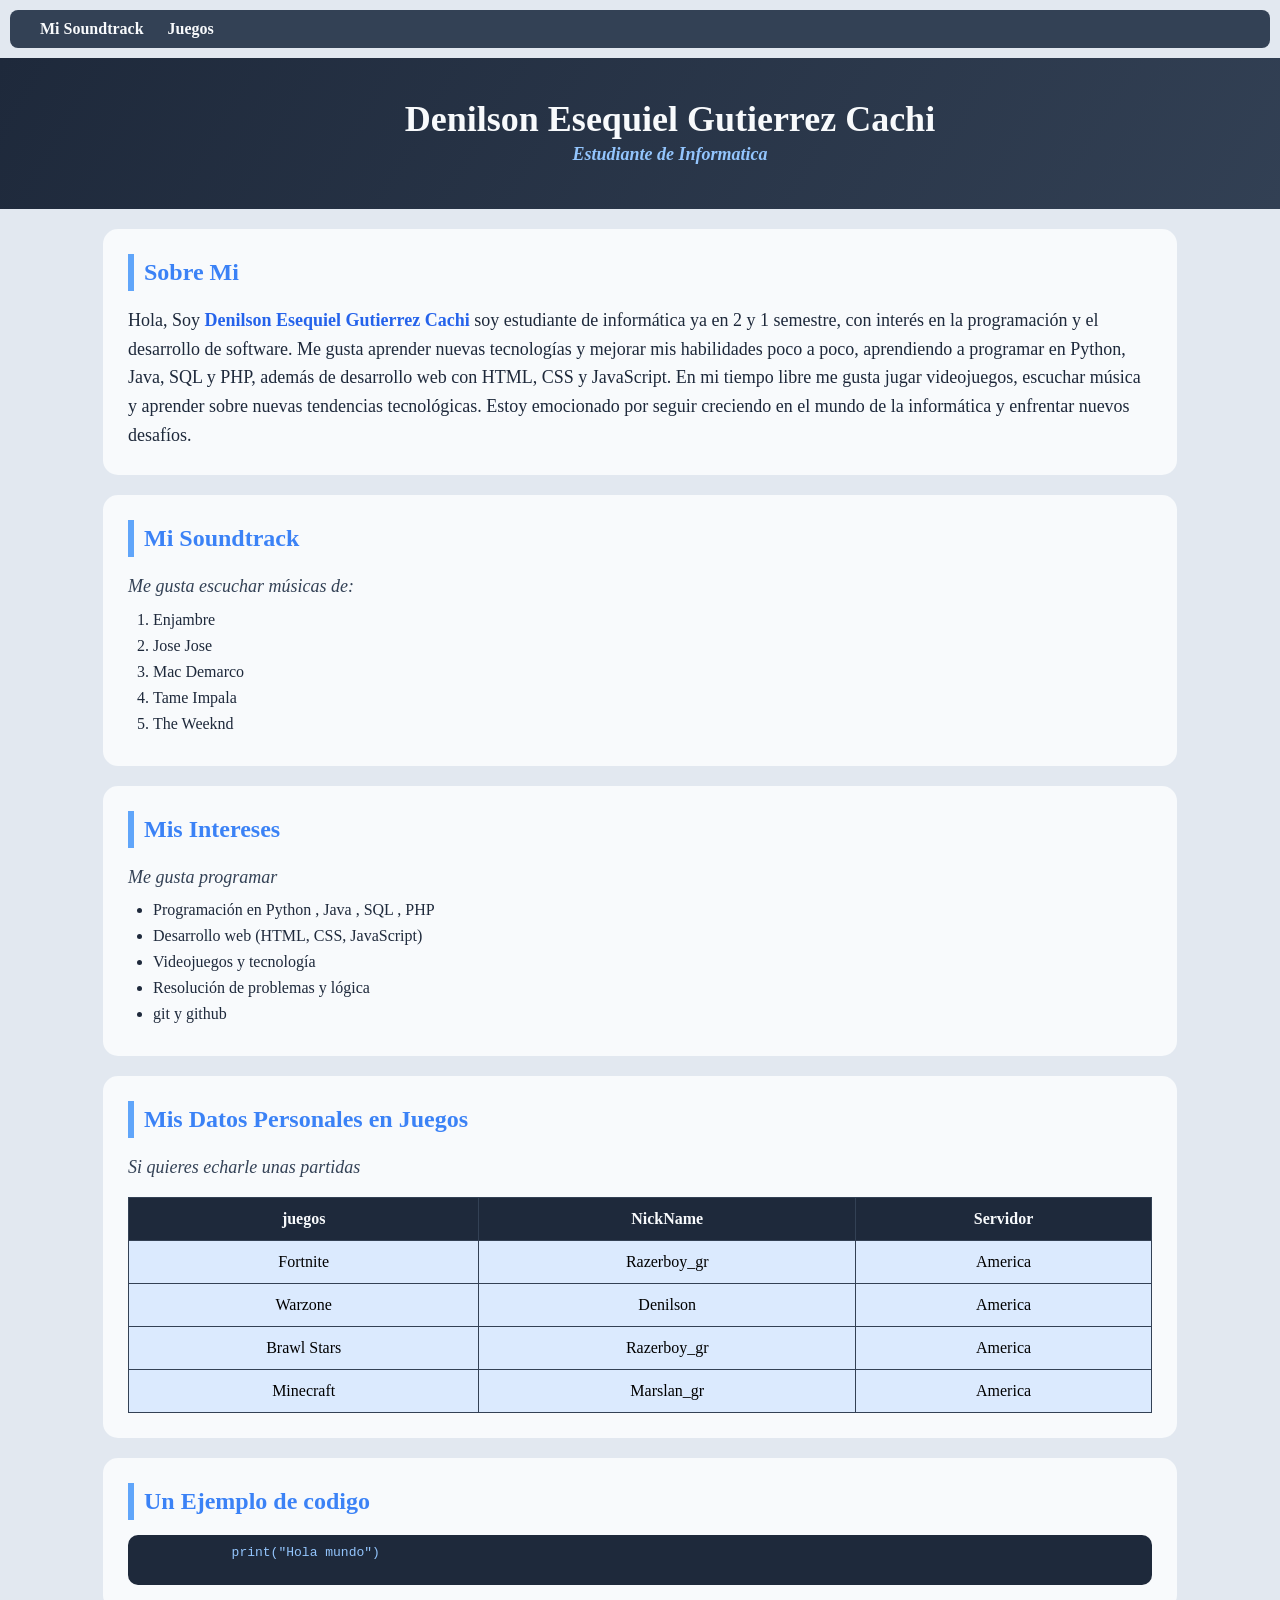
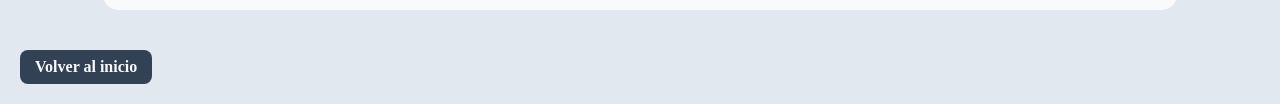
<file: index.html>
<!DOCTYPE html>
<html lang="es" >
<head>
    <meta charset="UTF-8">
    <meta name="viewport" content="width=device-width, initial-scale=1.0">
    <title >Sobre Mi</title>
    <link rel="stylesheet" href="styles.css">
    
</head>
<body>
    <nav>
        <a href="musica.html">Mi Soundtrack</a>
        <a href="juegos.html">Juegos</a>
    </nav>
    <header id="presentacion">
        <h1>Denilson Esequiel Gutierrez Cachi</h1>
        <p><em class="letra-pre">Estudiante de Informatica</em></p>
    </header>

    <section id="sobre-mi" class="card">
    <h2 class="seccion">Sobre Mi</h2>
    <p>Hola, Soy <strong class="letra">Denilson Esequiel Gutierrez Cachi</strong>
        soy estudiante de informática ya en 2 y 1 semestre, 
        con interés en la programación y el desarrollo de software.
        Me gusta aprender nuevas tecnologías y mejorar mis habilidades poco a poco, 
        aprendiendo a programar en Python, Java, SQL y PHP, además de desarrollo web con HTML, CSS y JavaScript.
         En mi tiempo libre me gusta jugar videojuegos, escuchar música y aprender sobre nuevas tendencias tecnológicas.
         Estoy emocionado por seguir creciendo en el mundo de la informática y enfrentar nuevos desafíos.
    </p>
    </section>

    <section class="card">
    <h2 class="seccion">Mi Soundtrack</h2>
    <p><em>Me gusta escuchar músicas de:</em></p>
    <ol>
        <li>Enjambre </li>
        <li>Jose Jose</li>
        <li>Mac Demarco</li>
        <li>Tame Impala</li>
        <li>The Weeknd</li>
    </ol>
    </section>

    <section class="card">
    <h2 class="seccion">Mis Intereses</h2>
    <p><em>Me gusta programar</em></p>
    <ul> 
        <li>Programación en Python , Java , SQL , PHP</li>
        <li>Desarrollo web (HTML, CSS, JavaScript)</li>
        <li>Videojuegos y tecnología</li>
        <li>Resolución de problemas y lógica</li>
        <li>git y github</li>
    </ul>
    </section>

    <section class="card">
    <h2 class="seccion">Mis Datos Personales en Juegos</h2>
    <p><em>Si quieres echarle unas partidas</em></p>
    
    <table class="tabla-juegos">
        <tr>
            <th>juegos</th>
            <th>NickName</th>
            <th>Servidor</th>
        </tr>
        <tr>
            <td>Fortnite</td>
            <td>Razerboy_gr</td>
            <td>America</td>
        </tr>
        <tr>
            <td>Warzone</td>
            <td>Denilson</td>
            <td>America</td>
        </tr>
        <tr>
            <td>Brawl Stars</td>
            <td>Razerboy_gr</td>
            <td>America</td>
        </tr>
        <tr>
            <td>Minecraft</td>
            <td>Marslan_gr</td>
            <td>America</td>
        </tr>
    </table>
    </section>
    <section class="card">
    <h2 class="seccion"> Un Ejemplo de codigo</h2>
        <pre class="codigo">
            print("Hola mundo")
        </pre>
    </section>
    <a href="index.html#sobre-mi" class="volver">Volver al inicio</a>


</body>
</html>
</file>
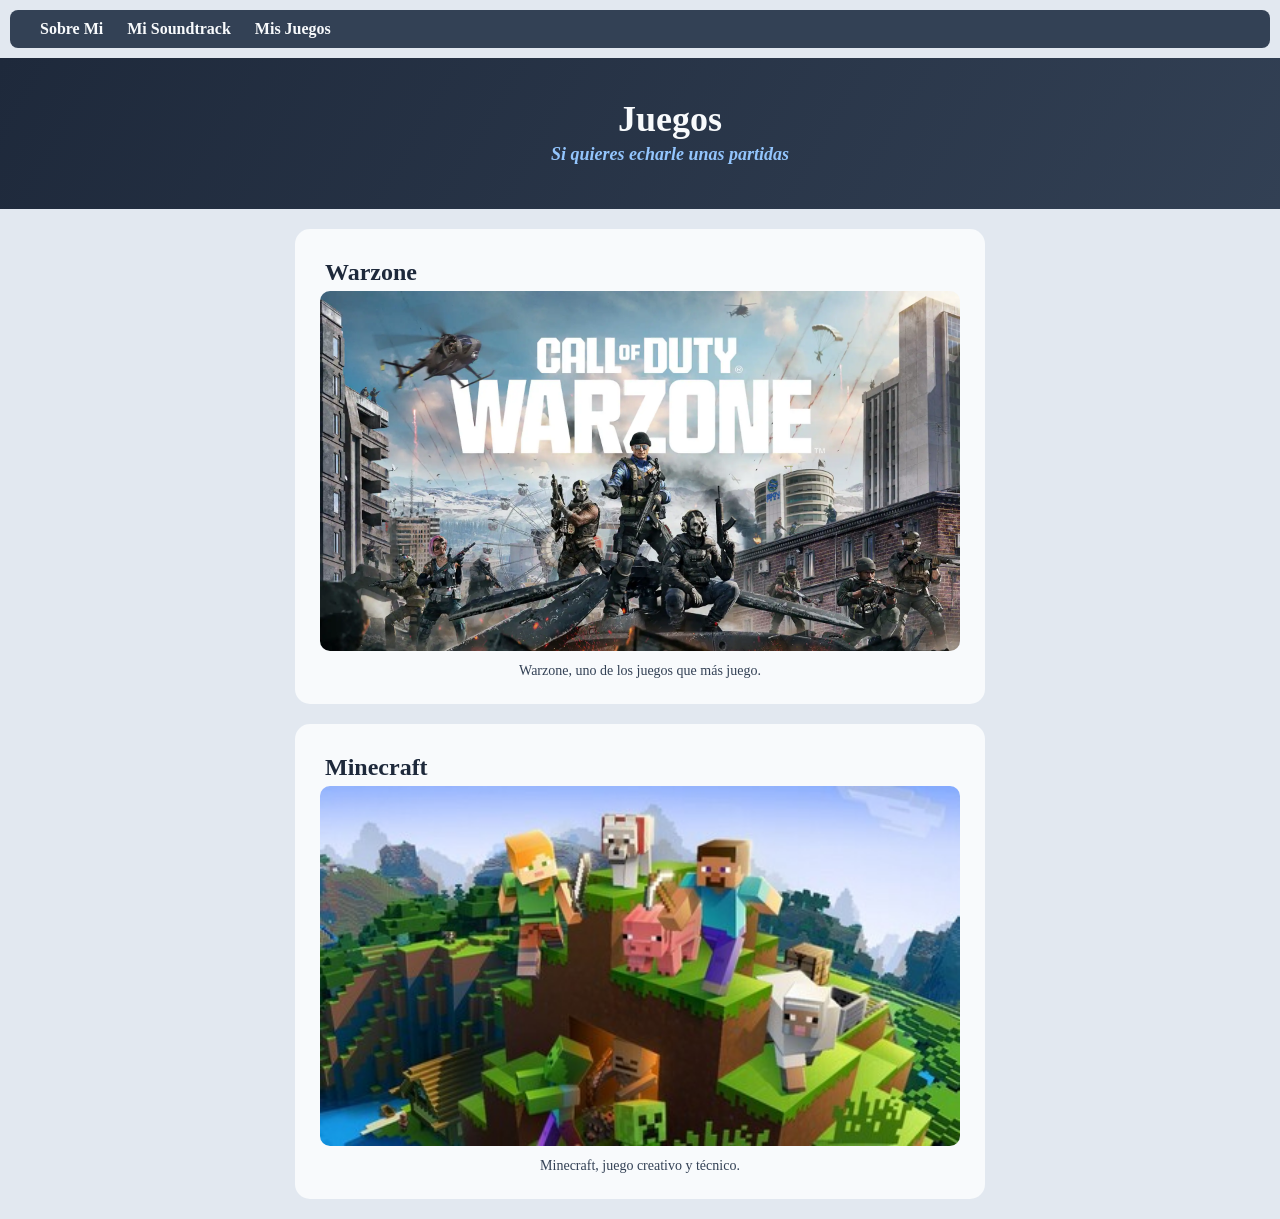
<file: juegos.html>
<!DOCTYPE html>
<html lang="en">
<head>
    <meta charset="UTF-8">
    <meta name="viewport" content="width=device-width, initial-scale=1.0">
    <title>Juegos</title>
    <link rel="stylesheet" href="styles.css">

</head>
<body>
    <nav>
        <a href="index.html">Sobre Mi</a>
        <a href="musica.html">Mi Soundtrack</a>
        <a href="juegos.html">Mis Juegos</a>
    </nav>
    <header id="presentacion">
        <h1>Juegos</h1>
        <p><em class="letra-pre">Si quieres echarle unas partidas</em></p>
    </header>
    <section class="card-musica">
        <h2>Warzone</h2>
        <figure>
            <img src="./img/warzone.webp" alt="Videojuego Warzone" class="imagen-cantante">
            <figcaption>
                Warzone, uno de los juegos que más juego.
            </figcaption>
        </figure>
    </section>
    <section class="card-musica">
        <h2>Minecraft</h2>
        <figure>
            <img src="./img/minecraft.jpeg" alt="Videojuego Minecraft" class="imagen-cantante">
            <figcaption>
                Minecraft, juego creativo y técnico.
            </figcaption>
        </figure>
    </section>
</body>
</html>
</file>
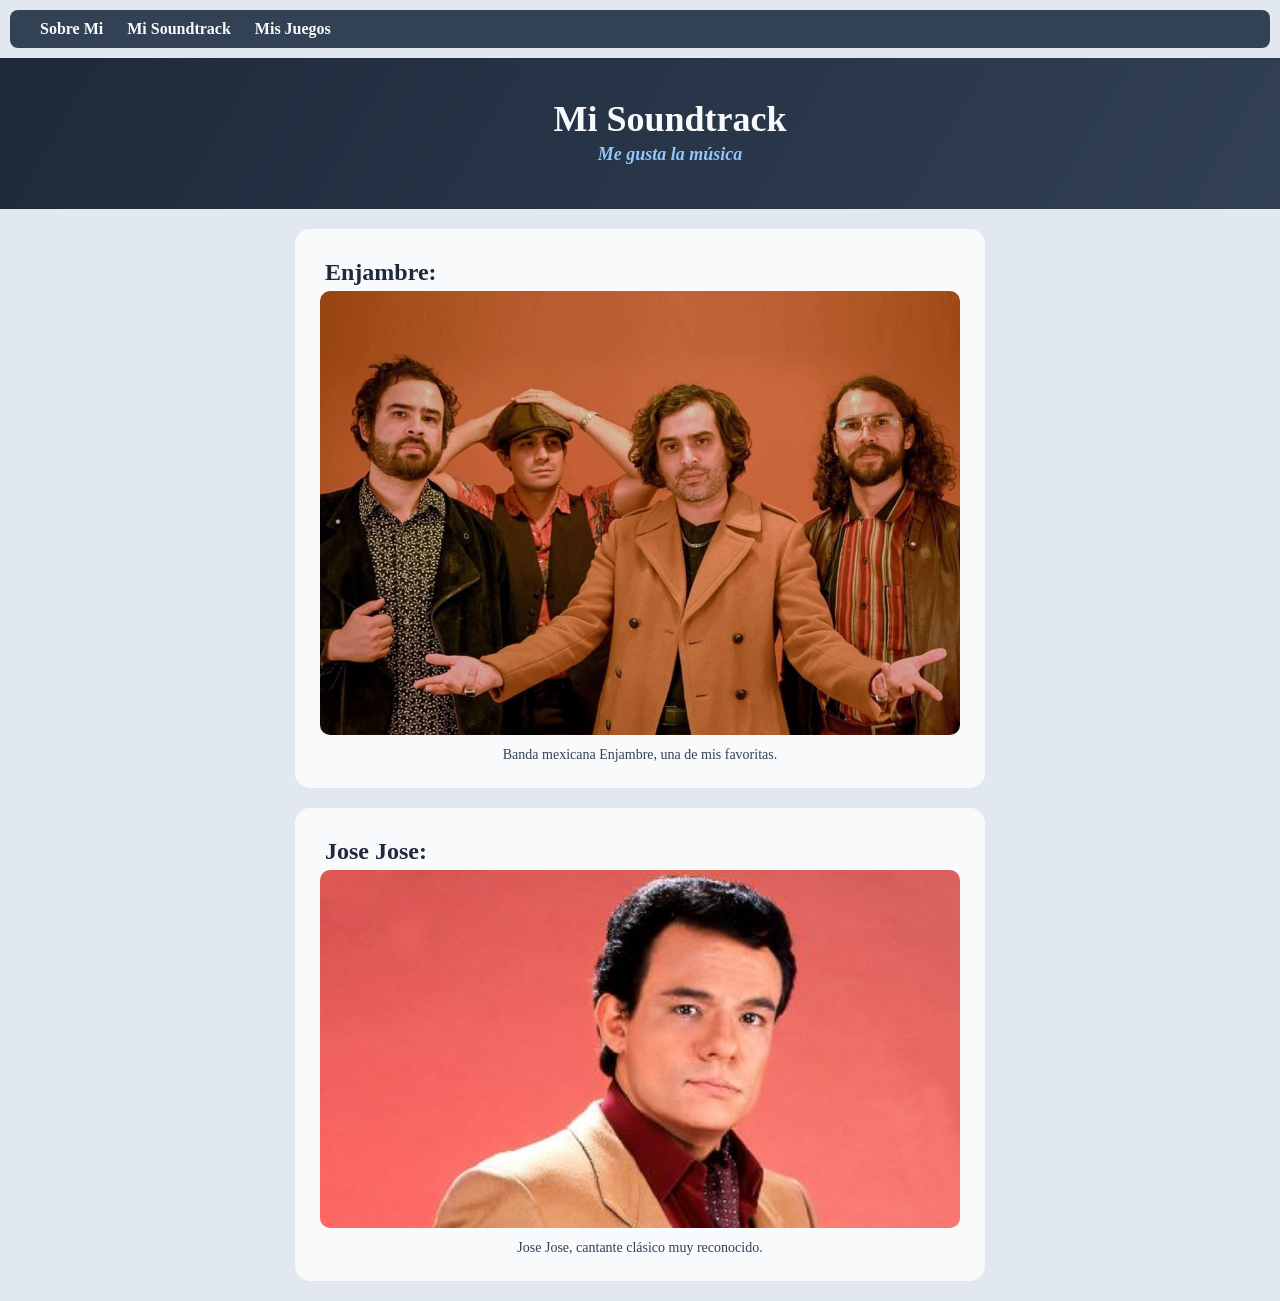
<file: musica.html>
<!DOCTYPE html>
<html lang="en">
<head>
    <meta charset="UTF-8">
    <meta name="viewport" content="width=device-width, initial-scale=1.0">
    <title>Musica</title>
    <link rel="stylesheet" href="styles.css">

</head>
<body>
    <nav>
        <a href="index.html">Sobre Mi</a>
        <a href="musica.html">Mi Soundtrack</a>
        <a href="juegos.html">Mis Juegos</a>
    </nav>

    <header id="presentacion">
        <h1>Mi Soundtrack</h1>
        <p><em class="letra-pre">Me gusta la música</em></p>
    </header>
    <section class="card-musica">
    <h2>Enjambre:</h2>
        <figure>
            <img src="./img/Enjambre.jpg" alt="Banda Enjambre en concierto" class="imagen-cantante">
            <figcaption>
                Banda mexicana Enjambre, una de mis favoritas.
            </figcaption>
        </figure>
    </section>
    <section class="card-musica">
        <h2>Jose Jose:</h2>
        <figure>
            <img src="./img/JoseJose.jpg" alt="Cantante Jose Jose" class="imagen-cantante">
            <figcaption>
                Jose Jose, cantante clásico muy reconocido.
            </figcaption>
        </figure>
</section>
</body>
</html>
</file>
<file: styles.css>
* {
    margin: 0;
    padding: 0;
}

body{
    margin: 0;
    background-color: #E2E8F0;
    background-size: cover;
}

h1{
    color : #F8FAFC; 
    font-size: 36px;
}

p{
    color: #1E293B;
    font-size: 18px;
    line-height: 1.6;
}

#presentacion{
    background: linear-gradient(120deg, #1E293B, #334155);
    padding:40px 30px;
    text-align: center;
    width: 100%;
}

.letra-pre{
    color: #93C5FD; 
    font-weight: bold;
}

.card {
    background-color: #F8FAFC; 
    width: 80%;
    margin: 20px auto;
    padding: 25px;
    border-radius: 15px;
}

.seccion{
    color: #3B82F6;
    margin-bottom: 15px;
    border-left: 6px solid #60A5FA;
    padding-left: 10px;
}

.letra{
    color: #2563EB;
    font-weight: bold;
}

em{
    color: #334155;
    font-style: italic;
}

li{
    margin-bottom: 8px;
    color: #1E293B;
}

ul{
    margin-left: 25px;
    margin-top: 10px;
}

ol{
    margin-left: 25px;
    margin-top: 10px;
}

.tabla-juegos{
    border-collapse: collapse;
    width: 100%;
    margin-top: 15px;
}

th{
    background-color: #1E293B;
    color: #F8FAFC;
    padding: 12px;
    border: 1px solid #334155;
}

td{
    background-color: #DBEAFE;
    padding: 12px;
    text-align: center;
    border: 1px solid #334155;
}

.codigo {
    background-color: #1E293B;
    color: #93C5FD;
    padding: 10px;
    border-radius: 10px;
}

nav {
    margin: 10px;
    background-color: #334155;
    padding: 10px 20px;
    border-radius: 8px;
    margin-bottom: 10px;
}

nav a {
    color: #F8FAFC;
    text-decoration: none;
    font-weight: bold;
    margin: 0px 10px ;
}

nav a:hover {
    color: #60A5FA;
    text-decoration: underline;
}

.card-musica {
    background-color: #F8FAFC;
    width: 50%;
    margin: 20px auto;
    padding: 25px;
    border-radius: 15px;
}

.imagen-cantante{
    width: 100%;
    margin: auto;
    border-radius: 10px;
}

h2{
    color: #1E293B;
    padding: 5px;
}
.volver {
    display: inline-block;
    margin: 20px;
    padding: 8px 15px;
    background-color: #334155;
    color: #F8FAFC;
    text-decoration: none;
    border-radius: 8px;
    font-weight: bold;
}

.volver:hover {
    background-color: #3B82F6;
}
figcaption {
    margin-top: 8px;
    font-size: 14px;
    color: #334155;
    text-align: center;
}
</file>
